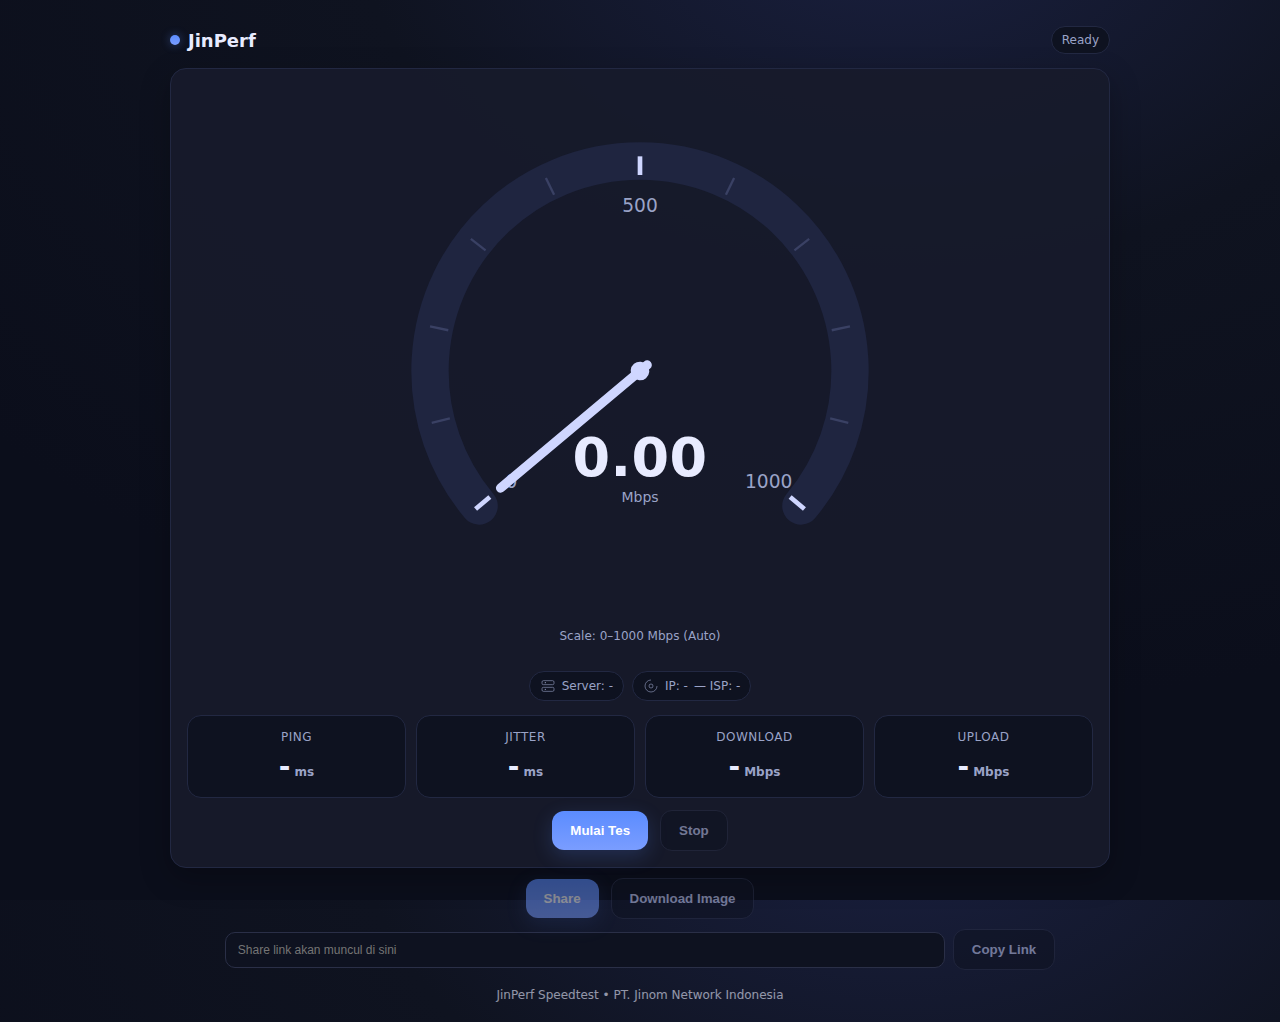
<file: client/index.html>
<!DOCTYPE html>
<html lang="id">
<head>
  <meta charset="utf-8" />
  <meta name="viewport" content="width=device-width,initial-scale=1" />
  <title>JinPerf Speedtest</title>
  <meta name="theme-color" content="#0f1320" />
  <link rel="stylesheet" href="styles.css" />
</head>
<body>
  <main class="container">
    <header class="topbar">
      <div class="brand">
        <div class="dot"></div>
        <span>JinPerf</span>
      </div>
      <div class="status-pill" id="statusPill">Ready</div>
    </header>

    <section class="card">
      <!-- SPEEDOMETER -->
      <div class="gauge">
        <svg id="gaugeSvg" viewBox="-120 -120 240 240" aria-hidden="true">
          <defs>
            <linearGradient id="grad" x1="0" x2="1">
              <stop offset="0%" stop-color="#5b8cff"/>
              <stop offset="100%" stop-color="#7a9dff"/>
            </linearGradient>
          </defs>
          <path id="arcBg" d="" stroke="#1f2540" stroke-width="16" fill="none" stroke-linecap="round"/>
          <g id="ticks"></g>
          <path id="arcVal" d="" stroke="url(#grad)" stroke-width="16" fill="none" stroke-linecap="round"/>
          <g id="needle" transform="rotate(-130)">
            <circle cx="0" cy="0" r="4" fill="#cfd6ff"/>
            <rect x="-2" y="-80" width="4" height="86" rx="2" fill="#cfd6ff"/>
          </g>
        </svg>
        <div class="speed-value">
          <div class="num" id="speedNum">0.00</div>
          <div class="unit">Mbps</div>
        </div>
        <div class="scale-label" id="scaleLabel">Scale: 0–1000 Mbps (Auto)</div>
      </div>

      <!-- BADGES -->
      <div class="badges">
        <div class="pill" title="Server digunakan">
          <svg width="16" height="16" viewBox="0 0 24 24" fill="none" aria-hidden="true">
            <rect x="3" y="4" width="18" height="6" rx="2" stroke="#9aa3c7"/>
            <rect x="3" y="14" width="18" height="6" rx="2" stroke="#9aa3c7"/>
            <circle cx="8" cy="7" r="1" fill="#9aa3c7"/>
            <circle cx="8" cy="17" r="1" fill="#9aa3c7"/>
          </svg>
          <span id="serverText">Server: -</span>
        </div>
        <div class="pill" title="Jaringan kamu">
          <svg width="16" height="16" viewBox="0 0 24 24" fill="none" aria-hidden="true">
            <path d="M12 3a9 9 0 1 0 9 9" stroke="#9aa3c7"/>
            <circle cx="12" cy="12" r="3" stroke="#9aa3c7"/>
          </svg>
          <span id="clientIpText">IP: -</span>
          <span id="clientIspText">— ISP: -</span>
        </div>
      </div>

      <!-- KPIs -->
      <div class="kpis">
        <div class="kpi"><div class="label">Ping</div><div class="val"><span id="latency">-</span><span class="unit">ms</span></div></div>
        <div class="kpi"><div class="label">Jitter</div><div class="val"><span id="jitter">-</span><span class="unit">ms</span></div></div>
        <div class="kpi"><div class="label">Download</div><div class="val"><span id="downMbps">-</span><span class="unit">Mbps</span></div></div>
        <div class="kpi"><div class="label">Upload</div><div class="val"><span id="upMbps">-</span><span class="unit">Mbps</span></div></div>
      </div>

      <!-- CONTROLS -->
      <div class="row center">
        <button id="btnStart" class="btn">Mulai Tes</button>
        <button id="btnStop" class="btn ghost" disabled>Stop</button>
      </div>
    </section>
    
    <div class="row center" style="margin-top:10px">
      <button id="btnShare" class="btn" disabled>Share</button>
      <button id="btnDownloadImg" class="btn ghost" disabled>Download Image</button>
    </div>
    
    <div class="share-wrap">
      <input id="shareLink" class="share-input" readonly placeholder="Share link akan muncul di sini" />
      <button id="btnCopyShare" class="btn ghost" disabled>Copy Link</button>
    </div>

    <footer>JinPerf Speedtest • PT. Jinom Network Indonesia</footer>
  </main>

  <script src="app.js"></script>
</body>
</html>
</file>
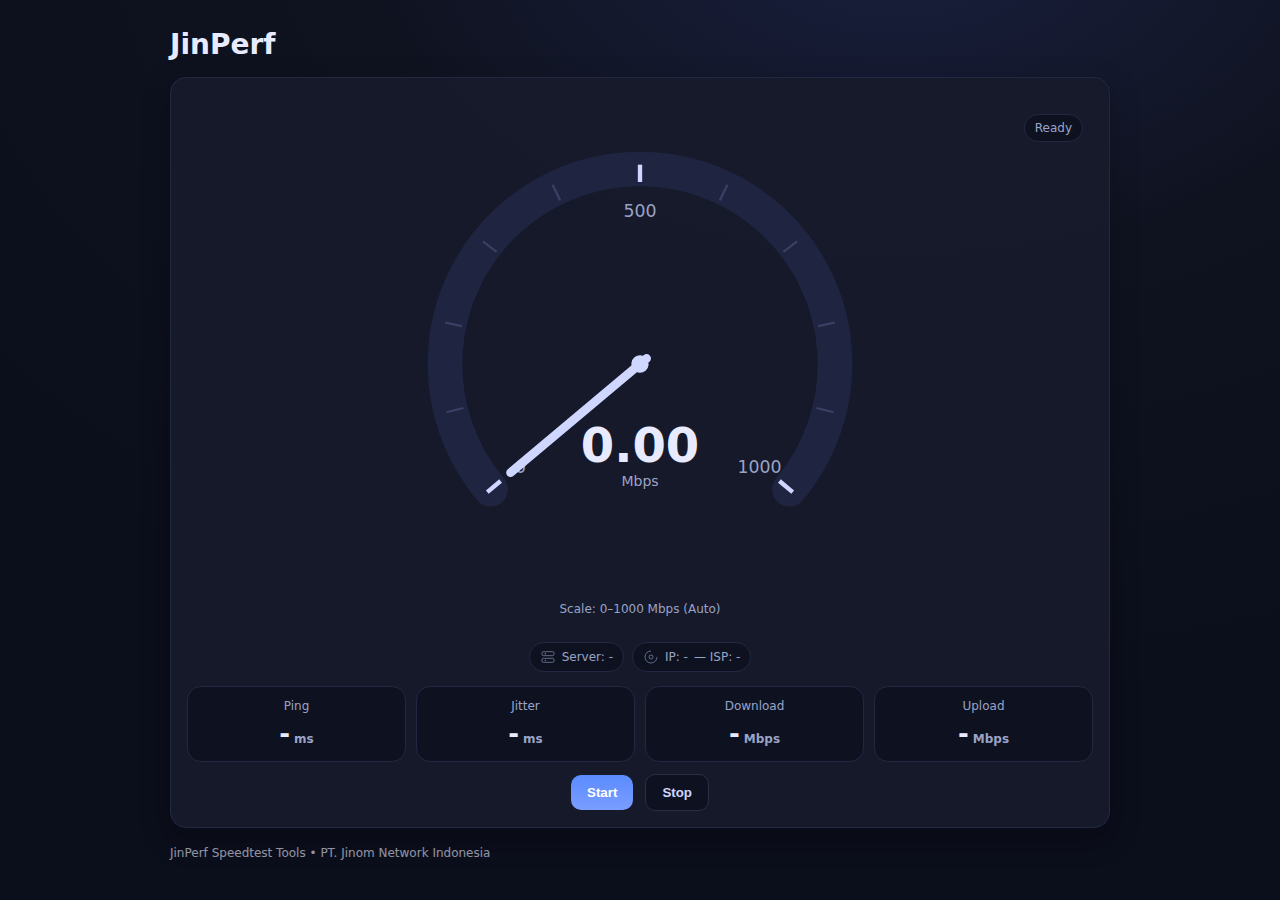
<file: client/old-ui-bug/index.html>
<!DOCTYPE html>
<html lang="id">
<head>
  <meta charset="utf-8" />
  <meta name="viewport" content="width=device-width,initial-scale=1" />
  <title>JinPerf Test</title>
  <link rel="stylesheet" href="styles.css" />
</head>
<body>
  <main class="container">
    <h1>JinPerf</h1>

    <!-- CARD: Gauge + KPIs -->
    <section class="card">
      <div class="gauge-wrap">
        <div class="status-pill" id="statusPill">Ready</div>

        <!-- Speedometer -->
        <div class="gauge">
          <svg id="gaugeSvg" viewBox="-120 -120 240 240" aria-hidden="true">
            <defs>
              <linearGradient id="grad" x1="0" x2="1">
                <stop offset="0%" stop-color="#5b8cff"/>
                <stop offset="100%" stop-color="#7a9dff"/>
              </linearGradient>
            </defs>
            <path id="arcBg" d="" stroke="#1f2540" stroke-width="16" fill="none" stroke-linecap="round"/>
            <g id="ticks"></g>
            <path id="arcVal" d="" stroke="url(#grad)" stroke-width="16" fill="none" stroke-linecap="round"/>
            <g id="needle" transform="rotate(-130)">
              <circle cx="0" cy="0" r="4" fill="#cfd6ff"/>
              <rect x="-2" y="-80" width="4" height="86" rx="2" fill="#cfd6ff"/>
            </g>
          </svg>
          <div class="speed-value">
            <div class="num" id="speedNum">0.00</div>
            <div class="unit">Mbps</div>
          </div>
          <div class="scale-label" id="scaleLabel">Scale: 0–1000 Mbps (Auto)</div>
        </div>

        <!-- Server/IP/ISP badges -->
        <div class="badges">
          <div class="pill" title="Server digunakan">
            <svg width="16" height="16" viewBox="0 0 24 24" fill="none" aria-hidden="true">
              <rect x="3" y="4" width="18" height="6" rx="2" stroke="#9aa3c7"/>
              <rect x="3" y="14" width="18" height="6" rx="2" stroke="#9aa3c7"/>
              <circle cx="8" cy="7" r="1" fill="#9aa3c7"/>
              <circle cx="8" cy="17" r="1" fill="#9aa3c7"/>
            </svg>
            <span id="serverText">Server: -</span>
          </div>
          <div class="pill" title="Jaringan kamu">
            <svg width="16" height="16" viewBox="0 0 24 24" fill="none" aria-hidden="true">
              <path d="M12 3a9 9 0 1 0 9 9" stroke="#9aa3c7"/>
              <circle cx="12" cy="12" r="3" stroke="#9aa3c7"/>
            </svg>
            <span id="clientIpText">IP: -</span>
            <span id="clientIspText">— ISP: -</span>
          </div>
        </div>
      </div>

      <!-- KPIs -->
      <div class="kpis">
        <div class="kpi"><div class="label">Ping</div><div class="val"><span id="latency">-</span><span class="unit">ms</span></div></div>
        <div class="kpi"><div class="label">Jitter</div><div class="val"><span id="jitter">-</span><span class="unit">ms</span></div></div>
        <div class="kpi"><div class="label">Download</div><div class="val"><span id="downMbps">-</span><span class="unit">Mbps</span></div></div>
        <div class="kpi"><div class="label">Upload</div><div class="val"><span id="upMbps">-</span><span class="unit">Mbps</span></div></div>
      </div>

      <!-- Controls -->
      <div class="row center">
        <button id="btnStart" class="btn">Start</button>
        <button id="btnStop" class="btn ghost" disabled>Stop</button>
      </div>
    </section>

    <footer>JinPerf Speedtest Tools • PT. Jinom Network Indonesia</footer>
  </main>

  <script src="app.js"></script>
</body>
</html>
</file>
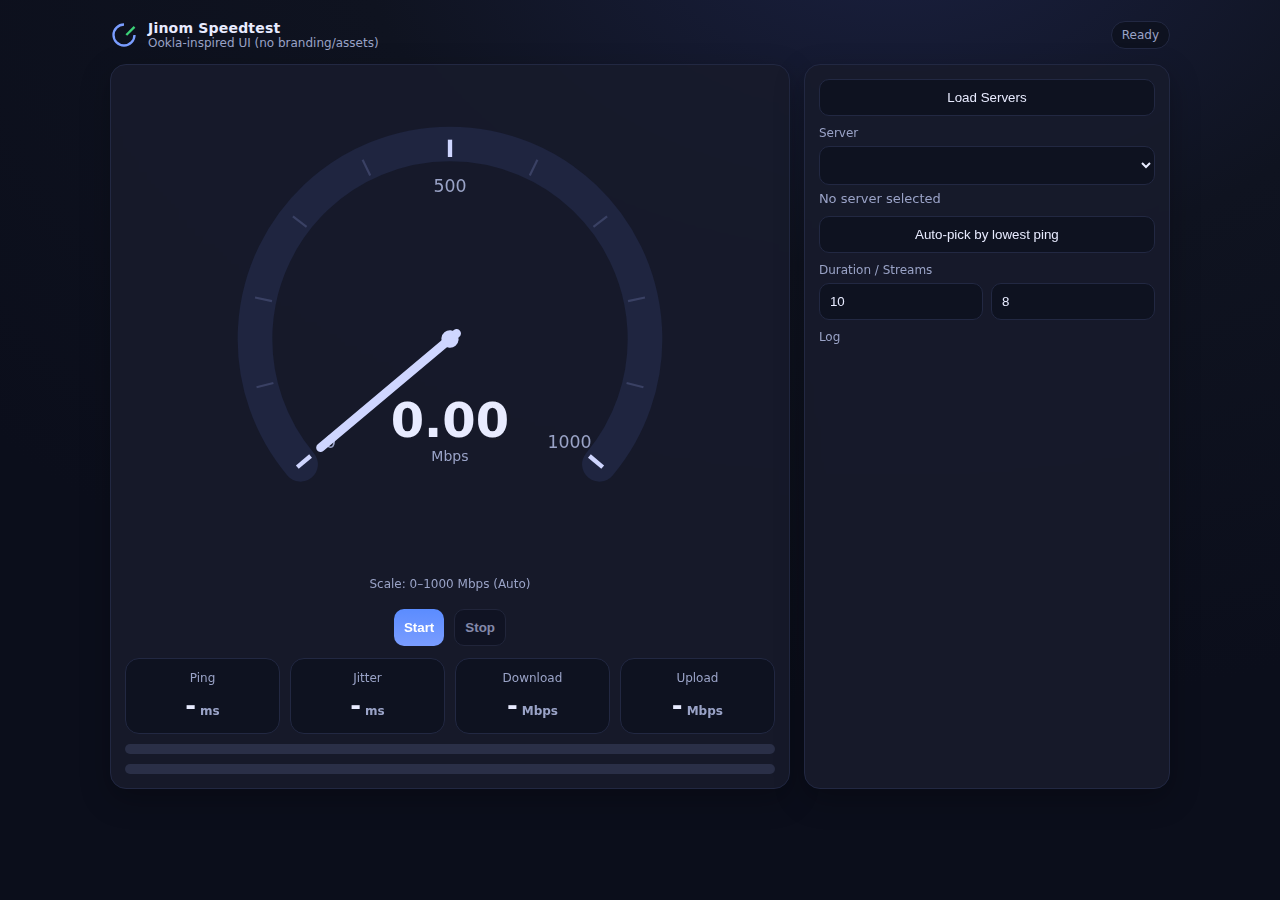
<file: client/oldfiles/index.html>
<!doctype html>
<html lang="en">
<head>
<meta charset="utf-8" />
<meta name="viewport" content="width=device-width, initial-scale=1" />
<title>Jinom Speedtest</title>
<style>
  :root{
    --bg:#0f1320; --card:#171b2b; --muted:#9aa3c7; --text:#e8ebff; --accent:#5b8cff; --accent2:#7a9dff;
    --good:#3cd278; --warn:#f7b955; --bad:#ff6b6b; --bar:#2a2f47;
  }
  *{box-sizing:border-box}
  html,body{height:100%}
  body{margin:0;font:14px system-ui,Segoe UI,Roboto,Inter,Arial;background:radial-gradient(1200px 800px at 70% -10%, #1a2040 0%, #0f1320 45%, #0b0e1b 100%);color:var(--text)}
  a{color:var(--accent)}
  .wrap{max-width:1100px;margin:0 auto;padding:20px}
  .nav{display:flex;align-items:center;gap:12px;margin-bottom:14px}
  .brand{font-weight:700;letter-spacing:.2px}
  .tag{font-size:12px;color:var(--muted)}
  .card{background:rgba(23,27,43,.9);backdrop-filter: blur(4px);padding:14px;border:1px solid #222842;border-radius:16px;box-shadow:0 10px 30px rgba(0,0,0,.25)}
  .row{display:grid;gap:14px}
  @media (min-width:900px){ .row-3{grid-template-columns: 1.3fr .7fr} }
  .controls{display:grid;gap:10px}
  .field{display:grid;gap:6px}
  label{font-size:12px;color:var(--muted)}
  input,select,button{background:#0e1220;border:1px solid #222842;color:var(--text);padding:10px;border-radius:10px}
  input:disabled,select:disabled,button:disabled{opacity:.6;cursor:not-allowed}
  button.btn{background:linear-gradient(180deg, var(--accent), var(--accent2));border:0;color:#fff;font-weight:600;cursor:pointer}
  button.btn.secondary{background:#0e1220;color:#cfd6ff;border:1px solid #2a2f47}
  .kpis{display:grid;grid-template-columns:repeat(2,1fr);gap:10px}
  @media (min-width:600px){.kpis{grid-template-columns:repeat(4,1fr)}}
  .kpi{background:#0e1220;border:1px solid #222842;border-radius:14px;padding:12px;text-align:center}
  .kpi .label{font-size:12px;color:var(--muted);margin-bottom:6px}
  .kpi .val{font-size:26px;font-weight:700}
  .kpi .unit{font-size:12px;color:var(--muted);margin-left:4px}
  .bars{display:grid;gap:10px;margin-top:10px}
  .bar{height:10px;background:var(--bar);border-radius:999px;overflow:hidden}
  .bar>span{display:block;height:100%;background:linear-gradient(90deg,var(--accent),var(--accent2));width:0%}
  .server{font-size:13px;color:var(--muted)}
  .log{white-space:pre-wrap;font-family: ui-monospace, SFMono-Regular, Menlo, Consolas, monospace; font-size:12px;color:#b9c2e2;max-height:120px;overflow:auto}

  /* Gauge */
  .gauge{position:relative;aspect-ratio:1/1;max-width:520px;margin:auto}
  .gauge svg{display:block;width:100%;height:auto}
  .speed-value{position:absolute;inset:auto 0 26% 0;text-align:center}
  .speed-value .num{font-size:48px;font-weight:800}
  .speed-value .unit{font-size:14px;color:var(--muted)}
  .scale-label{position:absolute;left:50%;transform:translateX(-50%);bottom:8px;font-size:12px;color:var(--muted)}
  .btns{display:flex;gap:10px;justify-content:center;margin-top:10px}

  .pill{display:inline-flex;align-items:center;gap:6px;background:#0e1220;border:1px solid #222842;border-radius:999px;padding:6px 10px;color:var(--muted);font-size:12px}
  .ok{color:var(--good)} .warn{color:var(--warn)} .bad{color:var(--bad)}
</style>
</head>
<body>
  <div class="wrap">
    <div class="nav">
      <div style="display:flex;align-items:center;gap:10px">
        <svg width="28" height="28" viewBox="0 0 24 24" fill="none"><path d="M12 3a9 9 0 1 0 9 9" stroke="#7a9dff" stroke-width="2"/><path d="M21 5l-7 7" stroke="#3cd278" stroke-width="2"/></svg>
        <div>
          <div class="brand">Jinom Speedtest</div>
          <div class="tag">Ookla-inspired UI (no branding/assets)</div>
        </div>
      </div>
      <div style="margin-left:auto" class="pill" id="statusPill">Ready</div>
    </div>

    <div class="row row-3">
      <div class="card">
        <div class="gauge">
          <svg id="gaugeSvg" viewBox="-120 -120 240 240" aria-hidden="true">
            <defs>
              <linearGradient id="grad" x1="0" x2="1">
                <stop offset="0%" stop-color="#5b8cff"/>
                <stop offset="100%" stop-color="#7a9dff"/>
              </linearGradient>
            </defs>
            <!-- arc background -->
            <path id="arcBg" d="" stroke="#1f2540" stroke-width="16" fill="none" stroke-linecap="round"/>
            <!-- ticks group -->
            <g id="ticks"></g>
            <!-- active arc -->
            <path id="arcVal" d="" stroke="url(#grad)" stroke-width="16" fill="none" stroke-linecap="round"/>
            <!-- needle -->
            <g id="needle" transform="rotate(-130)">
              <circle cx="0" cy="0" r="4" fill="#cfd6ff"/>
              <rect x="-2" y="-80" width="4" height="86" rx="2" fill="#cfd6ff"/>
            </g>
          </svg>
          <div class="speed-value">
            <div class="num" id="speedNum">0.00</div>
            <div class="unit">Mbps</div>
          </div>
          <div class="scale-label" id="scaleLabel">Scale: 0–1000 Mbps (Auto)</div>
        </div>
        <div class="btns">
          <button class="btn" id="btnStart">Start</button>
          <button class="btn secondary" id="btnStop" disabled>Stop</button>
        </div>
        <div class="kpis" style="margin-top:12px">
          <div class="kpi"><div class="label">Ping</div><div class="val"><span id="latency">-</span><span class="unit">ms</span></div></div>
          <div class="kpi"><div class="label">Jitter</div><div class="val"><span id="jitter">-</span><span class="unit">ms</span></div></div>
          <div class="kpi"><div class="label">Download</div><div class="val"><span id="downMbps">-</span><span class="unit">Mbps</span></div></div>
          <div class="kpi"><div class="label">Upload</div><div class="val"><span id="upMbps">-</span><span class="unit">Mbps</span></div></div>
        </div>
        <div class="bars">
          <div class="bar"><span id="downBar"></span></div>
          <div class="bar"><span id="upBar"></span></div>
        </div>
      </div>

      <div class="card">
        <div class="controls">
          
          <div class="field">
            <button id="btnLoad">Load Servers</button>
          </div>
          <div class="field">
            <label>Server</label>
            <select id="serverSelect"></select>
            <div class="server" id="serverInfo">No server selected</div>
          </div>
          <div class="field">
            <button id="btnProbe">Auto-pick by lowest ping</button>
          </div>
          <div class="field">
            <label>Duration / Streams</label>
            <div style="display:grid;grid-template-columns:1fr 1fr;gap:8px">
              <input id="duration" type="number" min="3" max="30" value="10" />
              <input id="streams" type="number" min="1" max="32" value="8" />
            </div>
          </div>
          <div class="field">
            <label>Log</label>
            <div class="log" id="log"></div>
          </div>
        </div>
      </div>
    </div>
  </div>

<script>
const $ = (id) => document.getElementById(id);
const state = { servers: [], selected: null, stopFlag: false, downBytes: 0, upBytes: 0, gaugeMax: 1000 };

function log(msg){ const el=$("log"); el.textContent = (msg+"\n"+el.textContent).slice(0, 5000); }
function mbps(bytes, seconds){ return (bytes * 8) / (seconds * 1e6); }
function fmt(n, d=2){ return Number(n).toFixed(d); }

// --- Gauge ---
const GAUGE = { start:-130, end:130 };
function polarToXY(r, ang){ const a = (ang-90)*Math.PI/180; return { x: r*Math.cos(a), y: r*Math.sin(a) }; }
function gaugePath(r, a0, a1){ const p0=polarToXY(r,a0), p1=polarToXY(r,a1); const large = (a1-a0)>180 ? 1:0; return `M ${p0.x} ${p0.y} A ${r} ${r} 0 ${large} 1 ${p1.x} ${p1.y}`; }
function setupGauge(){
  const bg = $("arcBg"), val=$("arcVal"), ticks = $("ticks");
  bg.setAttribute('d', gaugePath(90, GAUGE.start, GAUGE.end));
  val.setAttribute('d', gaugePath(90, GAUGE.start, GAUGE.start));
  drawTicks();
}
function drawTicks(){
  const g = $("ticks"); g.innerHTML = '';
  const max = state.gaugeMax; const steps = [0, .1, .2, .3, .4, .5, .6, .7, .8, .9, 1];
  steps.forEach(fr => {
    const ang = GAUGE.start + (GAUGE.end-GAUGE.start)*fr;
    const p0 = polarToXY(84, ang), p1 = polarToXY(92, ang);
    const txt = polarToXY(72, ang);
    const line = document.createElementNS('http://www.w3.org/2000/svg','line');
    line.setAttribute('x1', p0.x); line.setAttribute('y1', p0.y); line.setAttribute('x2', p1.x); line.setAttribute('y2', p1.y);
    line.setAttribute('stroke', fr%0.5===0? '#cfd6ff':'#3a4164'); line.setAttribute('stroke-width', fr%0.5===0? 2:1);
    g.appendChild(line);
    if(fr%0.5===0){
      const label = document.createElementNS('http://www.w3.org/2000/svg','text');
      label.setAttribute('x', txt.x); label.setAttribute('y', txt.y+4);
      label.setAttribute('text-anchor','middle'); label.setAttribute('fill','#9aa3c7'); label.setAttribute('font-size','8');
      label.textContent = Math.round(max*fr);
      g.appendChild(label);
    }
  });
  $("scaleLabel").textContent = `Scale: 0–${max} Mbps (Auto)`;
}
function setGaugeMax(max){ state.gaugeMax = max; drawTicks(); }
function chooseScaleFor(mbps){
  const levels=[50,100,250,500,1000,2000,5000,10000,20000];
  for(const lv of levels){ if(mbps <= lv*0.85) return lv; }
  return levels[levels.length-1];
}
function updateGauge(currentMbps){
  // autoscale if needed
  const need = chooseScaleFor(currentMbps);
  if(need !== state.gaugeMax){ setGaugeMax(need); }
  const frac = Math.max(0, Math.min(1, currentMbps / state.gaugeMax));
  const ang = GAUGE.start + (GAUGE.end-GAUGE.start)*frac;
  $("needle").setAttribute('transform', `rotate(${ang})`);
  $("arcVal").setAttribute('d', gaugePath(90, GAUGE.start, ang));
  $("speedNum").textContent = fmt(currentMbps, 2);
}

// --- Networking helpers ---
async function fetchServers(){
  const dir = $("dirUrl").value.trim().replace(/\/+$/,'');
  const r = await fetch(dir + "/api/v1/servers", { cache: 'no-store' });
  const servers = await r.json();
  state.servers = servers;
  const sel = $("serverSelect"); sel.innerHTML = '';
  servers.forEach((s,i)=>{ const opt=document.createElement('option'); opt.value=String(i); opt.textContent=`${s.city||''} (${s.region||''}) – ${s.url}`; sel.appendChild(opt); });
  if(servers.length){ sel.value='0'; state.selected=servers[0]; $("serverInfo").textContent = `Selected: ${servers[0].city||''} • ${servers[0].url}`; }
  log(`Loaded ${servers.length} server(s).`);
}
function setSelectedFromSelect(){ const idx=parseInt($("serverSelect").value||'0',10); state.selected = state.servers[idx]; $("serverInfo").textContent = `Selected: ${state.selected.city||''} • ${state.selected.url}`; }

async function measureLatency(baseUrl, count=10){
  const samples=[]; for(let i=0;i<count;i++){ const t0=performance.now(); await fetch(baseUrl+"/api/v1/latency?t="+Math.random(), { cache: 'no-store' }); samples.push(performance.now()-t0); }
  const avg=samples.reduce((a,b)=>a+b,0)/samples.length; const mean=avg; const jitter=Math.sqrt(samples.reduce((s,x)=>s+Math.pow(x-mean,2),0)/samples.length);
  return { avg, jitter, samples };
}

async function probeBest(){ if(!state.servers.length) return; $("statusPill").textContent='Probing…';
  const tests = await Promise.all(state.servers.map(s=>measureLatency(s.URL||s.url,6).then(r=>({s,r})).catch(()=>({s,r:null}))));
  tests.sort((a,b)=> (a.r? a.r.avg:1e9)-(b.r? b.r.avg:1e9));
  const best=tests[0]; if(best&&best.r){ state.selected=best.s; $("serverInfo").textContent = `Best by ping: ${best.s.city} (${best.s.region}) • avg ${best.r.avg.toFixed(1)} ms`; const idx=state.servers.findIndex(x=>x.id===best.s.id); if(idx>=0) $("serverSelect").value=String(idx); $("latency").textContent = best.r.avg.toFixed(1); $("jitter").textContent = best.r.jitter.toFixed(1); }
  $("statusPill").textContent='Ready';
}

// Download multi-stream
async function runDownload(baseUrl, seconds=10, streams=8, onProgress=()=>{}){
  const tEnd = Date.now() + seconds*1000; let total=0; state.downBytes=0;
  const worker = async ()=>{ while(Date.now()<tEnd && !state.stopFlag){ const resp=await fetch(baseUrl+"/api/v1/download?time=2", { cache:'no-store' }); const reader=resp.body.getReader(); for(;;){ const {value,done}=await reader.read(); if(done) break; total+=value.byteLength; state.downBytes+=value.byteLength; if(Date.now()>=tEnd||state.stopFlag){ try{reader.cancel()}catch{} break; } } } };
  const tick=setInterval(()=>onProgress(total), 120);
  await Promise.all(Array.from({length:streams}, worker)); clearInterval(tick); onProgress(total); return total;
}

// Upload helpers
function supportsStreamingUpload(){ try{ const rs=new ReadableStream({start(c){c.close()}}); new Request('about:blank',{method:'POST',body:rs,duplex:'half'}); return true; }catch{return false} }
function makeUploadStream(durationMs,onEnq){ const end=Date.now()+durationMs; const chunk=new Uint8Array(1<<20); (self.crypto||window.crypto).getRandomValues(chunk); return new ReadableStream({ pull(c){ if(Date.now()>=end || state.stopFlag){ c.close(); return } c.enqueue(chunk); if(onEnq) onEnq(chunk.length); } }); }
async function runUploadFallback(baseUrl, seconds=10, streams=4, onProgress=()=>{}){ const tEnd=Date.now()+seconds*1000; const body=new Uint8Array(1<<20); (self.crypto||window.crypto).getRandomValues(body); let total=0; const worker=async()=>{ while(Date.now()<tEnd && !state.stopFlag){ await fetch(baseUrl+"/api/v1/upload",{method:'POST',headers:{'Content-Type':'application/octet-stream'},body}).catch(()=>{}); total+=body.byteLength; onProgress(total); } return total; }; const results=await Promise.all(Array.from({length:streams}, worker)); return results.reduce((a,b)=>a+b,0); }
async function runUpload(baseUrl, seconds=10, streams=8, onProgress=()=>{}){
  state.upBytes=0; const durationMs=seconds*1000;
  if(supportsStreamingUpload()){
    const worker=async()=>{ try{ const stream=makeUploadStream(durationMs, n=>{state.upBytes+=n; onProgress(state.upBytes)}); const r=await fetch(baseUrl+`/api/v1/upload?time=${seconds}`,{method:'POST',headers:{'Content-Type':'application/octet-stream'},body:stream,duplex:'half'}); const j=await r.json().catch(()=>({receivedBytes:0})); state.upBytes += (j.receivedBytes||0); return j.receivedBytes||0; }catch(e){ return 0; } };
    const tick=setInterval(()=>onProgress(state.upBytes),120);
    const results=await Promise.all(Array.from({length:streams}, worker)); clearInterval(tick); const sum=results.reduce((a,b)=>a+b,0); onProgress(state.upBytes); if(sum>0) return sum;
  }
  // fallback
  const fb=await runUploadFallback(baseUrl,seconds,Math.max(1,Math.min(8,streams)), n=>{state.upBytes=n; onProgress(n)}); return fb;
}

function setRunning(r){ $("btnStart").disabled=r; $("btnStop").disabled=!r; $("statusPill").textContent = r? 'Testing…':'Ready'; }

async function startTest(){ try{
  if(!state.selected){ await fetchServers(); if(!state.selected){ alert('Tidak ada server tersedia.'); return; } }
  setRunning(true); state.stopFlag=false; $("downBar").style.width='0%'; $("upBar").style.width='0%'; $("downMbps").textContent='-'; $("upMbps").textContent='-'; $("latency").textContent='-'; $("jitter").textContent='-'; updateGauge(0); log('Measuring latency…');
  const base = state.selected.URL || state.selected.url; const seconds=Math.max(3,Math.min(30, parseInt($("duration").value||'10',10))); const streams=Math.max(1,Math.min(32, parseInt($("streams").value||'8',10)));
  const lat = await measureLatency(base, 10); $("latency").textContent = lat.avg.toFixed(1); $("jitter").textContent = lat.jitter.toFixed(1);
  log('Running download…'); const t0d=performance.now(); await runDownload(base, seconds, streams, (bytes)=>{ const elapsed=(performance.now()-t0d)/1000; const m=mbps(bytes, Math.max(elapsed, .001)); $("downMbps").textContent=fmt(m,2); $("downBar").style.width = Math.min(100,(elapsed/seconds)*100)+'%'; updateGauge(m); });
  log('Running upload…'); const t0u=performance.now(); await runUpload(base, seconds, streams, (bytes)=>{ const elapsed=(performance.now()-t0u)/1000; const m=mbps(bytes, Math.max(elapsed, .001)); $("upMbps").textContent=fmt(m,2); $("upBar").style.width = Math.min(100,(elapsed/seconds)*100)+'%'; updateGauge(m); });
  log('Done.');
} catch(e){ console.error(e); log('Error: '+e.message) } finally { setRunning(false) } }
function stopTest(){ state.stopFlag=true; setRunning(false); log('Stopped.'); }

window.addEventListener('DOMContentLoaded', ()=>{
  setupGauge(); setGaugeMax(1000); // start at 1 G scale
  $("btnLoad").onclick = fetchServers;
  $("serverSelect").onchange = setSelectedFromSelect;
  $("btnProbe").onclick = probeBest;
  $("btnStart").onclick = startTest;
  $("btnStop").onclick = stopTest;
  // auto load once
  fetchServers().catch(()=>{});
});
</script>
</body>
</html>
</file>
<file: client/styles.css>
:root{
  --bg:#0f1320; --card:#171b2b; --muted:#9aa3c7; --text:#e8ebff; --accent:#5b8cff; --accent2:#7a9dff;
  --good:#3cd278; --warn:#f7b955; --bad:#ff6b6b; --bar:#2a2f47;
}
*{box-sizing:border-box}
html,body{height:100%}
body{
  margin:0;
  font:14px system-ui,Segoe UI,Roboto,Inter,Arial;
  background:radial-gradient(1200px 800px at 70% -10%, #1a2040 0%, #0f1320 45%, #0b0e1b 100%);
  color:var(--text)
}
.container{max-width:980px;margin:0 auto;padding:20px}

/* header */
.topbar{display:flex;justify-content:space-between;align-items:center;margin:6px 0 14px}
.brand{display:flex;align-items:center;gap:8px;font-weight:800;font-size:18px}
.brand .dot{width:10px;height:10px;border-radius:999px;background:linear-gradient(180deg,var(--accent),var(--accent2));box-shadow:0 0 10px #5b8cff66}

/* card */
.card{
  background:rgba(23,27,43,.9);
  border:1px solid #222842;
  border-radius:16px;
  box-shadow:0 10px 30px rgba(0,0,0,.25);
  padding:16px;
}
.row{display:flex;gap:12px;align-items:center;margin-top:12px}
.row.center{justify-content:center}
.btn{
  background:linear-gradient(180deg, var(--accent), var(--accent2));
  border:0; color:#fff; font-weight:700; padding:12px 18px; border-radius:12px; cursor:pointer;
  box-shadow:0 6px 20px #5b8cff33;
}
.btn.ghost{background:#0e1220;color:#cfd6ff;border:1px solid #2a2f47;box-shadow:none}
.btn:disabled{opacity:.5;cursor:not-allowed}

/* status */
.status-pill{
  background:#0e1220;border:1px solid #222842;border-radius:999px;padding:6px 10px;color:var(--muted);font-size:12px;
}

/* gauge */
.gauge{position:relative;aspect-ratio:1/1;max-width:560px;margin:6px auto 0}
.gauge svg{display:block;width:100%;height:auto}
.speed-value{position:absolute;inset:auto 0 26% 0;text-align:center}
.speed-value .num{font-size:54px;font-weight:900;letter-spacing:.5px}
.speed-value .unit{font-size:14px;color:var(--muted)}
.scale-label{position:absolute;left:50%;transform:translateX(-50%);bottom:8px;font-size:12px;color:var(--muted)}

/* badges */
.badges{display:flex;flex-wrap:wrap;gap:8px;justify-content:center;margin:12px 0 4px}
.pill{display:inline-flex;align-items:center;gap:6px;background:#0e1220;border:1px solid #222842;border-radius:999px;padding:6px 10px;color:var(--muted);font-size:12px}
.pill svg{opacity:.9}

/* KPIs */
.kpis{display:grid;grid-template-columns:repeat(2,1fr);gap:10px;margin-top:14px}
@media (min-width:640px){ .kpis{grid-template-columns:repeat(4,1fr)} }
.kpi{background:#0e1220;border:1px solid #222842;border-radius:14px;padding:14px 12px;text-align:center}
.kpi .label{font-size:12px;color:var(--muted);margin-bottom:6px;text-transform:uppercase;letter-spacing:.5px}
.kpi .val{font-size:28px;font-weight:800}
.kpi .unit{font-size:12px;color:var(--muted);margin-left:4px}

footer{opacity:.6;margin-top:18px;font-size:12px;text-align:center}

/* Share area */
.share-wrap{
  display:flex; gap:8px; align-items:center; justify-content:center;
  margin-top:10px; flex-wrap:wrap;
}
.share-input{
  width:min(720px, 90vw);
  padding:10px 12px; border-radius:10px; border:1px solid #2a2f47;
  background:#0e1220; color:#e8ebff; font-size:12px;
}
</file>
<file: client/old-ui-bug/styles.css>
:root{
  --bg:#0f1320; --card:#171b2b; --muted:#9aa3c7; --text:#e8ebff; --accent:#5b8cff; --accent2:#7a9dff;
  --good:#3cd278; --warn:#f7b955; --bad:#ff6b6b; --bar:#2a2f47;
}
*{box-sizing:border-box}
html,body{height:100%}
body{
  margin:0;
  font:14px system-ui,Segoe UI,Roboto,Inter,Arial;
  background:radial-gradient(1200px 800px at 70% -10%, #1a2040 0%, #0f1320 45%, #0b0e1b 100%);
  color:var(--text)
}
.container{max-width:980px;margin:0 auto;padding:20px}
h1{margin:8px 0 16px}
.card{
  background:rgba(23,27,43,.9);
  border:1px solid #222842;
  border-radius:16px;
  box-shadow:0 10px 30px rgba(0,0,0,.25);
  padding:16px;
}
.row{display:flex;gap:12px;align-items:center;margin-top:12px}
.row.center{justify-content:center}
.btn{
  background:linear-gradient(180deg, var(--accent), var(--accent2));
  border:0; color:#fff; font-weight:600; padding:10px 16px; border-radius:10px; cursor:pointer;
}
.btn.ghost{background:#0e1220;color:#cfd6ff;border:1px solid #2a2f47}

.kpis{display:grid;grid-template-columns:repeat(2,1fr);gap:10px;margin-top:14px}
@media (min-width:640px){ .kpis{grid-template-columns:repeat(4,1fr)} }
.kpi{background:#0e1220;border:1px solid #222842;border-radius:14px;padding:12px;text-align:center}
.kpi .label{font-size:12px;color:var(--muted);margin-bottom:6px}
.kpi .val{font-size:26px;font-weight:700}
.kpi .unit{font-size:12px;color:var(--muted);margin-left:4px}

.gauge-wrap{position:relative}
.status-pill{
  position:absolute; right:10px; top:10px;
  background:#0e1220;border:1px solid #222842;border-radius:999px;padding:6px 10px;color:var(--muted);font-size:12px;
}

.gauge{position:relative;aspect-ratio:1/1;max-width:520px;margin:10px auto 0}
.gauge svg{display:block;width:100%;height:auto}
.speed-value{position:absolute;inset:auto 0 26% 0;text-align:center}
.speed-value .num{font-size:48px;font-weight:800}
.speed-value .unit{font-size:14px;color:var(--muted)}
.scale-label{position:absolute;left:50%;transform:translateX(-50%);bottom:8px;font-size:12px;color:var(--muted)}

.badges{display:flex;flex-wrap:wrap;gap:8px;justify-content:center;margin:10px 0 2px}
.pill{display:inline-flex;align-items:center;gap:6px;background:#0e1220;border:1px solid #222842;border-radius:999px;padding:6px 10px;color:var(--muted);font-size:12px}
.pill svg{opacity:.9}

footer{opacity:.6;margin-top:18px;font-size:12px}
</file>
